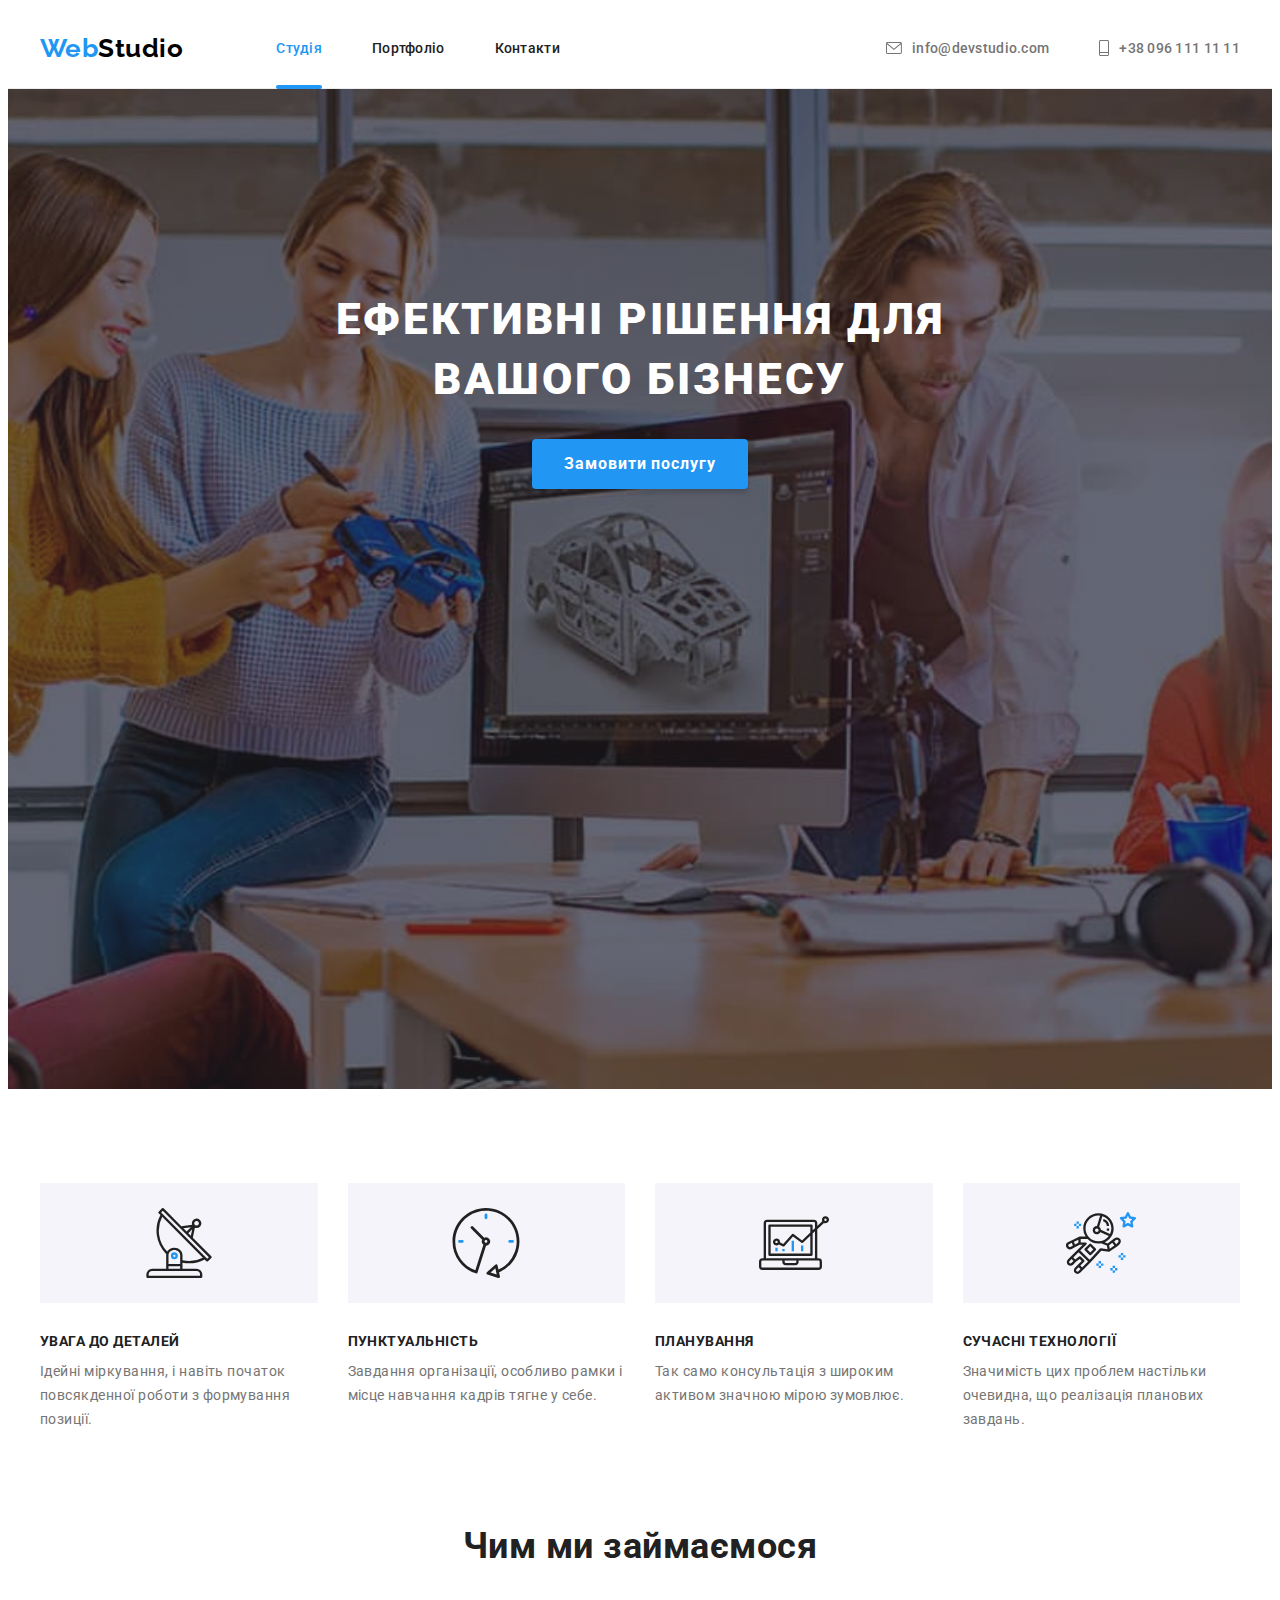
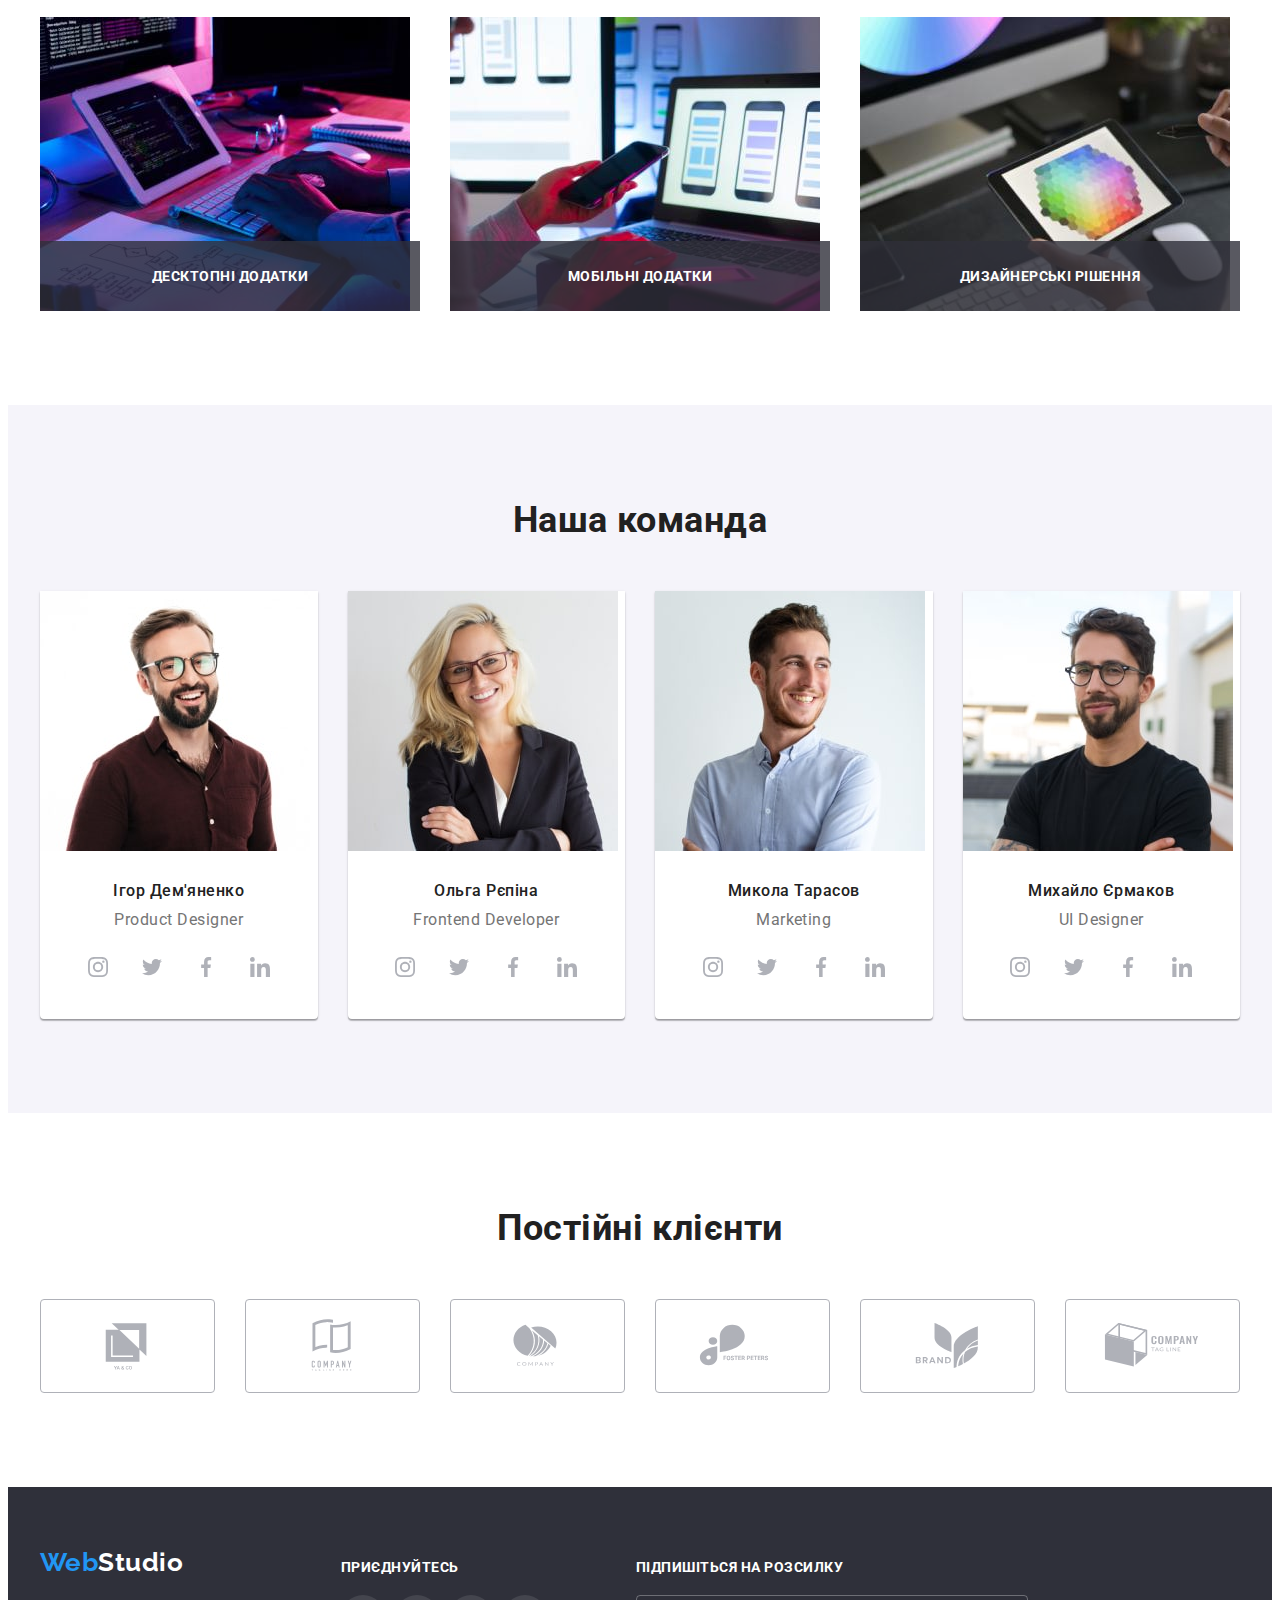
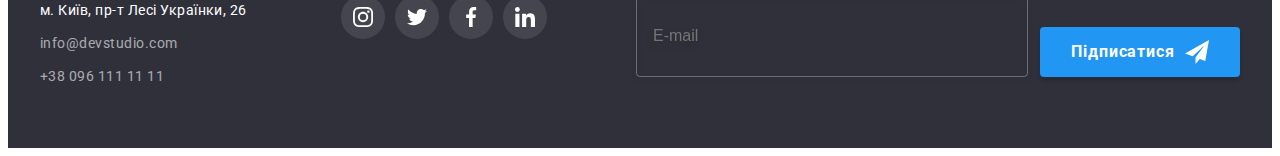
<file: index.html>
<!DOCTYPE html>
<html lang="uk">
  <head>
    <meta charset="UTF-8" />
    <meta http-equiv="X-UA-Compatible" content="IE=edge" />
    <meta name="viewport" content="width=device-width, initial-scale=1.0" />
    <meta name="description" content="The site of the company Web Studio" />
    <title>Web Studio</title>
    <!-- Fonts -->
    <link rel="preconnect" href="https://fonts.googleapis.com" />
    <link rel="preconnect" href="https://fonts.gstatic.com" crossorigin />
    <link
      href="https://fonts.googleapis.com/css2?family=Raleway:wght@700&family=Roboto:wght@400;500;700;900&display=swap"
      rel="stylesheet"
    />
    <!-- Normalize -->
    <link
      rel="stylesheet"
      href="https://cdnjs.cloudflare.com/ajax/libs/modern-normalize/1.1.0/modern-normalize.min.css"
      integrity="sha512-wpPYUAdjBVSE4KJnH1VR1HeZfpl1ub8YT/NKx4PuQ5NmX2tKuGu6U/JRp5y+Y8XG2tV+wKQpNHVUX03MfMFn9Q=="
      crossorigin="anonymous"
      referrerpolicy="no-referrer"
    />
    <!-- Styles -->
    <link rel="stylesheet" href="./css/styles.css" />
  </head>
  <body>
    <!-- Header -->
    <header class="header">
      <div class="container header-container">
        <nav class="nav">
          <a class="plink logo nav-logo" href="./index.html" lang="en">
            <span class="accentlogo">Web</span>Studio</a
          >
          <ul class="plist nav-list">
            <li><a class="plink nav-link current" href="./index.html">Студія</a></li>
            <li><a class="plink nav-link" href="./portfolio.html">Портфоліо</a></li>
            <li><a class="plink nav-link" href="">Контакти</a></li>
          </ul>
        </nav>
        <ul class="plist header-contacts-list">
          <li lang="en"
            ><a class="plink header-contacts-link" href="mailto:info@devstudio.com">
              <svg class="header-contacts-icon" width="16" height="12">
                <use href="./images/icons.svg#envelope"></use>
              </svg>
              info@devstudio.com</a
            ></li
          >
          <li
            ><a class="plink header-contacts-link" href="tel:+380961111111">
              <svg class="header-contacts-icon" width="10" height="16">
                <use href="./images/icons.svg#phone"></use>
              </svg>
              +38 096 111 11 11</a
            ></li
          >
        </ul>
      </div>
    </header>

    <!-- Main content -->
    <main>
      <!-- Hero section -->
      <section class="hero">
        <div class="overlay">
          <h1 class="hero-title">Ефективні рішення для вашого бізнесу</h1>
          <button class="main-btn hero-btn" type="button" data-modal-open>Замовити послугу</button>
        </div>
      </section>
      <!-- Переваги -->
      <section class="section advs">
        <div class="container">
          <h2 class="advs-title visually-hidden">Наші переваги</h2>
          <ul class="plist advs-list">
            <li class="advs-item">
              <div class="advs-item-header">
                <svg class="advs-item-icon" width="70" height="70">
                  <use href="./images/icons.svg#antenna"></use>
                </svg>
              </div>
              <h3 class="advs-item-title">Увага до деталей</h3>
              <p class="advs-item-text"
                >Ідейні міркування, і навіть початок повсякденної роботи з формування позиції.</p
              >
            </li>
            <li class="advs-item">
              <div class="advs-item-header">
                <svg class="advs-item-icon" width="70" height="70">
                  <use href="./images/icons.svg#clock"></use>
                </svg>
              </div>
              <h3 class="advs-item-title">Пунктуальність</h3>
              <p class="advs-item-text"
                >Завдання організації, особливо рамки і місце навчання кадрів тягне у себе.</p
              >
            </li>
            <li class="advs-item">
              <div class="advs-item-header">
                <svg class="advs-item-icon" width="70" height="70">
                  <use href="./images/icons.svg#diagram"></use>
                </svg>
              </div>
              <h3 class="advs-item-title">Планування</h3>
              <p class="advs-item-text"
                >Так само консультація з широким активом значною мірою зумовлює.</p
              >
            </li>
            <li class="advs-item">
              <div class="advs-item-header">
                <svg class="advs-item-icon" width="70" height="70">
                  <use href="./images/icons.svg#astronaut"></use>
                </svg>
              </div>
              <h3 class="advs-item-title">Сучасні технології</h3>
              <p class="advs-item-text"
                >Значимість цих проблем настільки очевидна, що реалізація планових завдань.</p
              >
            </li>
          </ul>
        </div>
      </section>
      <!-- Чим займаємось -->
      <section class="section whatdo">
        <div class="container">
          <h2 class="whatdo-title">Чим ми займаємося</h2>
          <ul class="plist whatdo-list">
            <li class="whatdo-item"
              ><img
                class="whatdo-item-img"
                src="./images/whatdo/img-1.jpg"
                alt="Створення веб-сайтів"
                width="370"
                height="294"
              />
              <div class="whatdo-item-description">
                <p>Десктопні додатки</p>
              </div>
            </li>
            <li class="whatdo-item"
              ><img
                class="whatdo-item-img"
                src="./images/whatdo/img-2.jpg"
                alt="Створення мобільних додатків"
                width="370"
                height="294"
              />
              <div class="whatdo-item-description">
                <p>Мобільні додатки</p>
              </div>
            </li>
            <li class="whatdo-item"
              ><img
                class="whatdo-item-img"
                src="./images/whatdo/img-3.jpg"
                alt="Дизайнерські рішення"
                width="370"
                height="294"
              />
              <div class="whatdo-item-description">
                <p>Дизайнерські рішення</p>
              </div>
            </li>
          </ul>
        </div>
      </section>
      <!-- Наша команда -->
      <section class="section ourteam">
        <div class="container">
          <h2 class="ourteam-title">Наша команда</h2>
          <ul class="plist ourteam-list">
            <li class="ourteam-item">
              <img
                class="ourteam-photo"
                src="./images/ourteam/img-1.jpg"
                alt="Фото Ігор Дем'яненко"
                width="270"
                height="260"
              />
              <div class="ourteam-item-container">
                <h3 class="ourteam-name">Ігор Дем'яненко</h3>
                <p class="ourteam-job" lang="en">Product Designer</p>
                <ul class="socials plist">
                  <li class="socials-item">
                    <a
                      class="socials-link plink"
                      href="https://instagram.com"
                      target="_blank"
                      rel="noopener noreferrer"
                      aria-label="Instagram"
                    >
                      <svg class="socials-icon" width="20" height="20">
                        <use href="./images/icons.svg#instagram"></use>
                      </svg>
                    </a>
                  </li>
                  <li class="socials-item">
                    <a
                      class="socials-link plink"
                      href="https://twitter.com"
                      target="_blank"
                      rel="noopener noreferrer"
                      aria-label="Twitter"
                    >
                      <svg class="socials-icon" width="20" height="20">
                        <use href="./images/icons.svg#twitter"></use>
                      </svg>
                    </a>
                  </li>
                  <li class="socials-item">
                    <a
                      class="socials-link plink"
                      href="https://facebook.com"
                      target="_blank"
                      rel="noopener noreferrer"
                      aria-label="Facebook"
                    >
                      <svg class="socials-icon" width="20" height="20">
                        <use href="./images/icons.svg#facebook"></use>
                      </svg>
                    </a>
                  </li>
                  <li class="socials-item">
                    <a
                      class="socials-link plink"
                      href="https://linkedin.com"
                      target="_blank"
                      rel="noopener noreferrer"
                      aria-label="Linkedin"
                    >
                      <svg class="socials-icon" width="20" height="20">
                        <use href="./images/icons.svg#linkedin"></use>
                      </svg>
                    </a>
                  </li>
                </ul>
              </div>
            </li>
            <li class="ourteam-item">
              <img
                class="ourteam-photo"
                src="./images/ourteam/img-2.jpg"
                alt="Фото Ольга Рєпіна"
                width="270"
                height="260"
              />
              <div class="ourteam-item-container">
                <h3 class="ourteam-name">Ольга Рєпіна</h3>
                <p class="ourteam-job" lang="en">Frontend Developer</p>
                <ul class="socials plist">
                  <li class="socials-item">
                    <a
                      class="socials-link plink"
                      href="https://instagram.com"
                      target="_blank"
                      rel="noopener noreferrer"
                      aria-label="Instagram"
                    >
                      <svg class="socials-icon" width="20" height="20">
                        <use href="./images/icons.svg#instagram"></use>
                      </svg>
                    </a>
                  </li>
                  <li class="socials-item">
                    <a
                      class="socials-link plink"
                      href="https://twitter.com"
                      target="_blank"
                      rel="noopener noreferrer"
                      aria-label="Twitter"
                    >
                      <svg class="socials-icon" width="20" height="20">
                        <use href="./images/icons.svg#twitter"></use>
                      </svg>
                    </a>
                  </li>
                  <li class="socials-item">
                    <a
                      class="socials-link plink"
                      href="https://facebook.com"
                      target="_blank"
                      rel="noopener noreferrer"
                      aria-label="Facebook"
                    >
                      <svg class="socials-icon" width="20" height="20">
                        <use href="./images/icons.svg#facebook"></use>
                      </svg>
                    </a>
                  </li>
                  <li class="socials-item">
                    <a
                      class="socials-link plink"
                      href="https://linkedin.com"
                      target="_blank"
                      rel="noopener noreferrer"
                      aria-label="Linkedin"
                    >
                      <svg class="socials-icon" width="20" height="20">
                        <use href="./images/icons.svg#linkedin"></use>
                      </svg>
                    </a>
                  </li>
                </ul>
              </div>
            </li>
            <li class="ourteam-item">
              <img
                class="ourteam-photo"
                src="./images/ourteam/img-3.jpg"
                alt="Фото Микола Тарасов"
                width="270"
                height="260"
              />
              <div class="ourteam-item-container">
                <h3 class="ourteam-name">Микола Тарасов</h3>
                <p class="ourteam-job" lang="en">Marketing</p>
                <ul class="socials plist">
                  <li class="socials-item">
                    <a
                      class="socials-link plink"
                      href="https://instagram.com"
                      target="_blank"
                      rel="noopener noreferrer"
                      aria-label="Instagram"
                    >
                      <svg class="socials-icon" width="20" height="20">
                        <use href="./images/icons.svg#instagram"></use>
                      </svg>
                    </a>
                  </li>
                  <li class="socials-item">
                    <a
                      class="socials-link plink"
                      href="https://twitter.com"
                      target="_blank"
                      rel="noopener noreferrer"
                      aria-label="Twitter"
                    >
                      <svg class="socials-icon" width="20" height="20">
                        <use href="./images/icons.svg#twitter"></use>
                      </svg>
                    </a>
                  </li>
                  <li class="socials-item">
                    <a
                      class="socials-link plink"
                      href="https://facebook.com"
                      target="_blank"
                      rel="noopener noreferrer"
                      aria-label="Facebook"
                    >
                      <svg class="socials-icon" width="20" height="20">
                        <use href="./images/icons.svg#facebook"></use>
                      </svg>
                    </a>
                  </li>
                  <li class="socials-item">
                    <a
                      class="socials-link plink"
                      href="https://linkedin.com"
                      target="_blank"
                      rel="noopener noreferrer"
                      aria-label="Linkedin"
                    >
                      <svg class="socials-icon" width="20" height="20">
                        <use href="./images/icons.svg#linkedin"></use>
                      </svg>
                    </a>
                  </li>
                </ul>
              </div>
            </li>
            <li class="ourteam-item">
              <img
                class="ourteam-photo"
                src="./images/ourteam/img-4.jpg"
                alt="Фото Михайло Єрмаков"
                width="270"
                height="260"
              />
              <div class="ourteam-item-container">
                <h3 class="ourteam-name">Михайло Єрмаков</h3>
                <p class="ourteam-job" lang="en">UI Designer</p>
                <ul class="socials plist">
                  <li class="socials-item">
                    <a
                      class="socials-link plink"
                      href="https://instagram.com"
                      target="_blank"
                      rel="noopener noreferrer"
                      aria-label="Instagram"
                    >
                      <svg class="socials-icon" width="20" height="20">
                        <use href="./images/icons.svg#instagram"></use>
                      </svg>
                    </a>
                  </li>
                  <li class="socials-item">
                    <a
                      class="socials-link plink"
                      href="https://twitter.com"
                      target="_blank"
                      rel="noopener noreferrer"
                      aria-label="Twitter"
                    >
                      <svg class="socials-icon" width="20" height="20">
                        <use href="./images/icons.svg#twitter"></use>
                      </svg>
                    </a>
                  </li>
                  <li class="socials-item">
                    <a
                      class="socials-link plink"
                      href="https://facebook.com"
                      target="_blank"
                      rel="noopener noreferrer"
                      aria-label="Facebook"
                    >
                      <svg class="socials-icon" width="20" height="20">
                        <use href="./images/icons.svg#facebook"></use>
                      </svg>
                    </a>
                  </li>
                  <li class="socials-item">
                    <a
                      class="socials-link plink"
                      href="https://linkedin.com"
                      target="_blank"
                      rel="noopener noreferrer"
                      aria-label="Linkedin"
                    >
                      <svg class="socials-icon" width="20" height="20">
                        <use href="./images/icons.svg#linkedin"></use>
                      </svg>
                    </a>
                  </li>
                </ul>
              </div>
            </li>
          </ul>
        </div>
      </section>
      <!-- Постійні клієнти -->
      <section class="section clients">
        <div class="container">
          <h2 class="clients-title">Постійні клієнти</h2>
          <ul class="plist clients-list">
            <li class="clients-item">
              <a class="clients-link plink" href="#" target="_blank" rel="noopener noreferrer">
                <svg class="clients-logo" width="106" height="60">
                  <use href="./images/icons.svg#logo-1"></use>
                </svg>
              </a>
            </li>
            <li class="clients-item">
              <a class="clients-link plink" href="#" target="_blank" rel="noopener noreferrer">
                <svg class="clients-logo" width="106" height="60">
                  <use href="./images/icons.svg#logo-2"></use>
                </svg>
              </a>
            </li>
            <li class="clients-item">
              <a class="clients-link plink" href="#" target="_blank" rel="noopener noreferrer">
                <svg class="clients-logo" width="106" height="60">
                  <use href="./images/icons.svg#logo-3"></use>
                </svg>
              </a>
            </li>
            <li class="clients-item">
              <a class="clients-link plink" href="#" target="_blank" rel="noopener noreferrer">
                <svg class="clients-logo" width="106" height="60">
                  <use href="./images/icons.svg#logo-4"></use>
                </svg>
              </a>
            </li>
            <li class="clients-item">
              <a class="clients-link plink" href="#" target="_blank" rel="noopener noreferrer">
                <svg class="clients-logo" width="106" height="60">
                  <use href="./images/icons.svg#logo-5"></use>
                </svg>
              </a>
            </li>
            <li class="clients-item">
              <a class="clients-link plink" href="#" target="_blank" rel="noopener noreferrer">
                <svg class="clients-logo" width="106" height="60">
                  <use href="./images/icons.svg#logo-6"></use>
                </svg>
              </a>
            </li>
          </ul>
        </div>
      </section>
    </main>

    <!-- Footer -->
    <footer class="footer">
      <div class="container">
        <div class="footer-contacts">
          <a class="plink logo footer-logo" href="./index.html" lang="en">
            <span class="accentlogo">Web</span>Studio</a
          >
          <address class="address">
            <ul class="plist footer-contacts-list">
              <li>
                <a
                  class="plink footer-contacts-link geoaddr"
                  href="https://goo.gl/maps/AcqfuWZzsQ2Tnh1x8"
                  target="_blank"
                  rel="noopener noreferrer"
                >
                  м. Київ, пр-т Лесі Українки, 26
                </a>
              </li>
              <li lang="en"
                ><a class="plink footer-contacts-link" href="mailto:info@devstudio.com"
                  >info@devstudio.com</a
                ></li
              >
              <li
                ><a class="plink footer-contacts-link" href="tel:+380961111111"
                  >+38 096 111 11 11</a
                ></li
              >
            </ul>
          </address>
        </div>
        <div class="footer-socials">
          <p class="footer-socials-title">Приєднуйтесь</p>
          <ul class="socials plist">
            <li class="socials-item">
              <a
                class="socials-link plink"
                href="https://instagram.com"
                target="_blank"
                rel="noopener noreferrer"
                aria-label="Instagram"
              >
                <svg class="socials-icon" width="20" height="20">
                  <use href="./images/icons.svg#instagram"></use>
                </svg>
              </a>
            </li>
            <li class="socials-item">
              <a
                class="socials-link plink"
                href="https://twitter.com"
                target="_blank"
                rel="noopener noreferrer"
                aria-label="Twitter"
              >
                <svg class="socials-icon" width="20" height="20">
                  <use href="./images/icons.svg#twitter"></use>
                </svg>
              </a>
            </li>
            <li class="socials-item">
              <a
                class="socials-link plink"
                href="https://facebook.com"
                target="_blank"
                rel="noopener noreferrer"
                aria-label="Facebook"
              >
                <svg class="socials-icon" width="20" height="20">
                  <use href="./images/icons.svg#facebook"></use>
                </svg>
              </a>
            </li>
            <li class="socials-item">
              <a
                class="socials-link plink"
                href="https://linkedin.com"
                target="_blank"
                rel="noopener noreferrer"
                aria-label="Linkedin"
              >
                <svg class="socials-icon" width="20" height="20">
                  <use href="./images/icons.svg#linkedin"></use>
                </svg>
              </a>
            </li>
          </ul>
        </div>
        <div class="footer-form">
          <form class="signform" name="signform" autocomplete="off">
            <label class="signform-field">
              <span class="signform-label">Підпишіться на розсилку</span>
              <input
                type="email"
                class="signform-input"
                name="signform-email"
                placeholder="E-mail"
                required
              />
            </label>
            <button class="main-btn signform-btn" type="submit">
              <span>Підписатися</span>
              <svg class="signform-icon" width="24" height="24">
                <use href="./images/icons.svg#form-sign-send"></use>
              </svg>
            </button>
          </form>
        </div>
      </div>
    </footer>

    <!-- Modal window -->
    <div class="backdrop is-hidden" data-modal>
      <div class="modal">
        <button class="modal-btn-close" type="button" data-modal-close>
          <svg class="modal-close-icon" width="18" height="18">
            <use href="./images/icons.svg#close"></use>
          </svg>
        </button>
        <form class="regform" name="regform" autocomplete="off">
          <strong class="regform-title">Залиште свої дані, ми вам передзвонимо</strong>
          <div class="regform-group" role="group">
            <label class="regform-field">
              <span class="regform-label">Ім'я</span>
              <span class="regform-input-wrap">
                <input
                  type="text"
                  class="regform-input"
                  name="regform-name"
                  placeholder="&nbsp;"
                  minlength="3"
                  required
                />
                <svg class="regform-icon" width="18" height="18">
                  <use href="./images/icons.svg#form-person"></use>
                </svg>
              </span>
            </label>
            <label class="regform-field">
              <span class="regform-label">Телефон</span>
              <span class="regform-input-wrap">
                <input
                  type="tel"
                  class="regform-input"
                  name="regform-tel"
                  placeholder="&nbsp;"
                  required
                />
                <svg class="regform-icon" width="18" height="18">
                  <use href="./images/icons.svg#form-phone"></use>
                </svg>
              </span>
            </label>
            <label class="regform-field">
              <span class="regform-label">Пошта</span>
              <span class="regform-input-wrap">
                <input
                  type="email"
                  class="regform-input"
                  name="regform-email"
                  placeholder="&nbsp;"
                  required
                />
                <svg class="regform-icon" width="18" height="18">
                  <use href="./images/icons.svg#form-email"></use>
                </svg>
              </span>
            </label>
            <label class="regform-field">
              <span class="regform-label">Коментар</span>
              <textarea
                class="regform-input regform-comment"
                name="regform-comment"
                placeholder="Введіть текст"
              ></textarea>
            </label>
          </div>
          <label class="regform-agreement">
            <input type="checkbox" class="regform-check visually-hidden" name="regform-check" />
            <svg class="regform-check-icon" width="16" height="15">
              <use class="regform-icon-unchecked" href="./images/icons.svg#form-unchecked"></use>
              <use class="regform-icon-checked" href="./images/icons.svg#form-checked"></use>
            </svg>
            <span class="regform-check-label"
              >Погоджуюся з розсилкою та приймаю
              <a class="regform-check-link" href="" target="_blank" rel="noopener noreferrer"
                >Умови договору</a
              >
            </span>
          </label>
          <button class="main-btn regform-btn" type="submit">Відправити</button>
        </form>
      </div>
    </div>

    <script src="./js/modal.js"></script>
  </body>
</html>
</file>
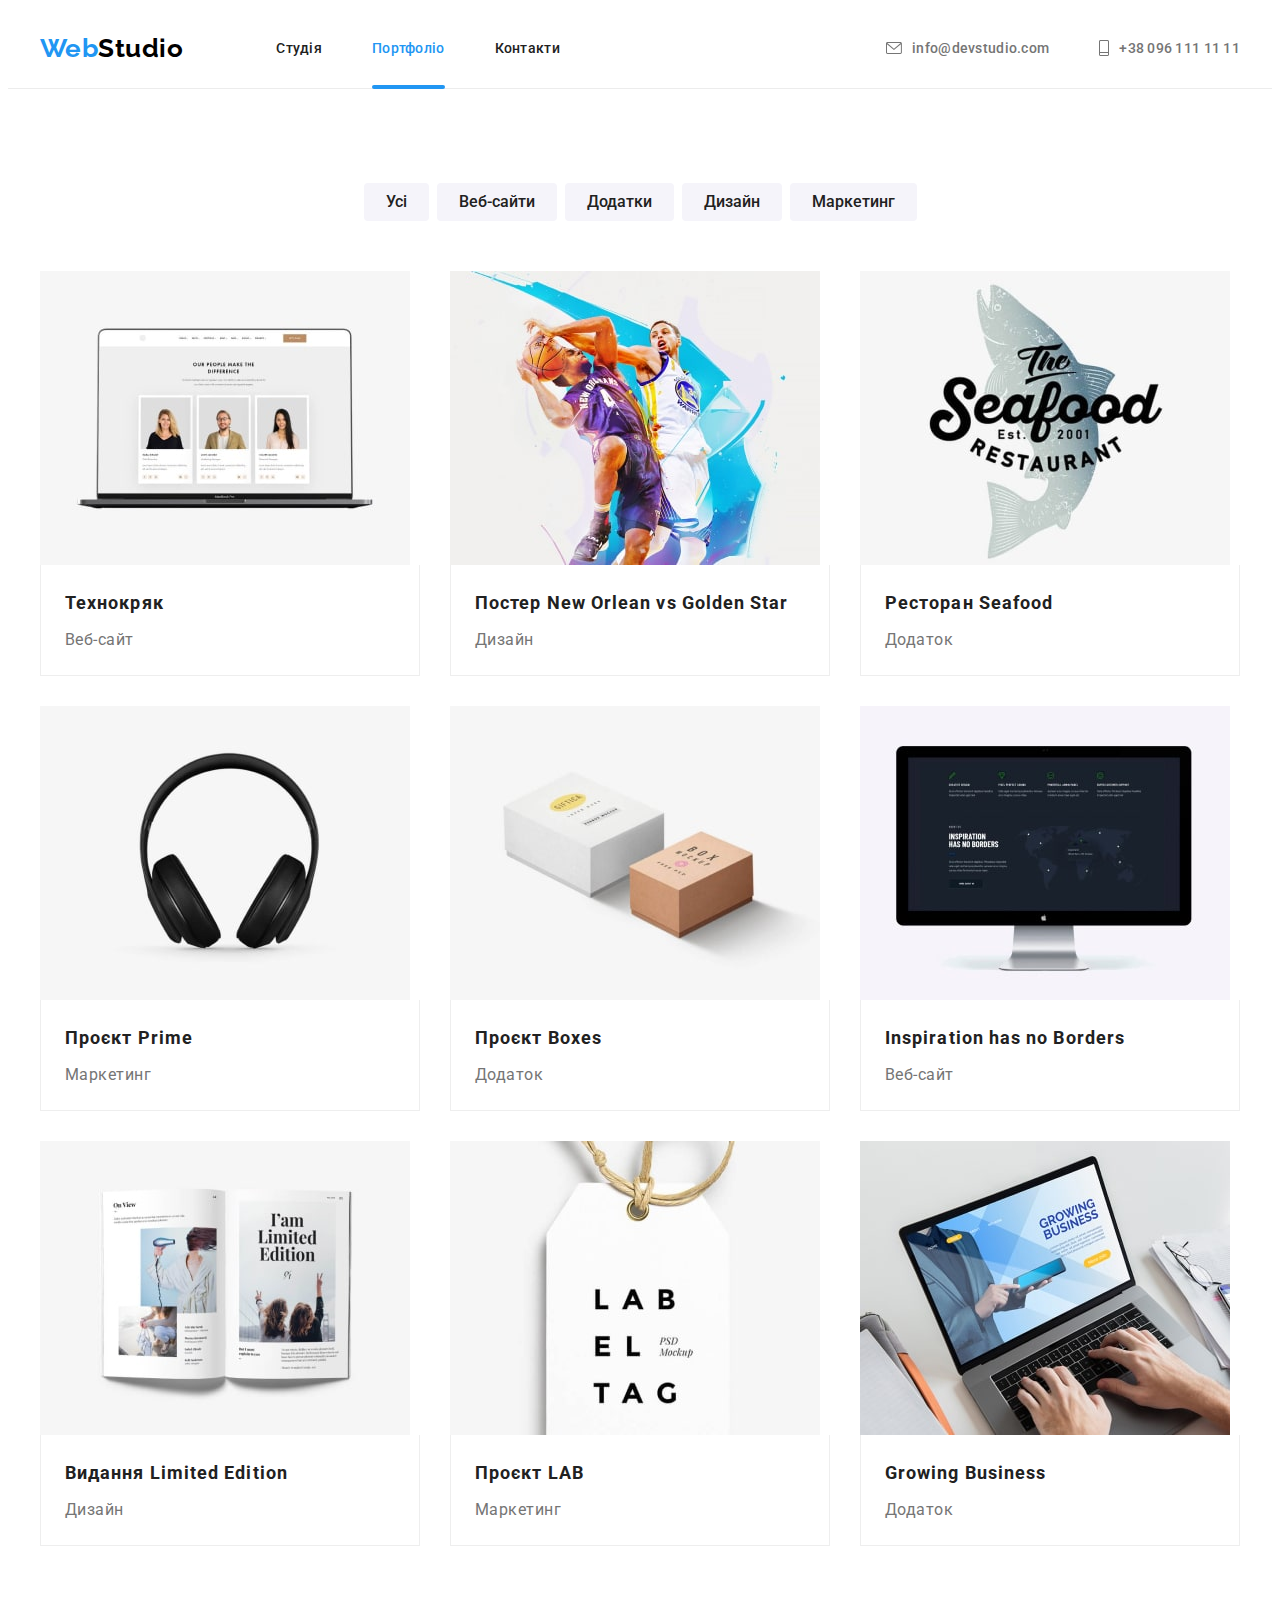
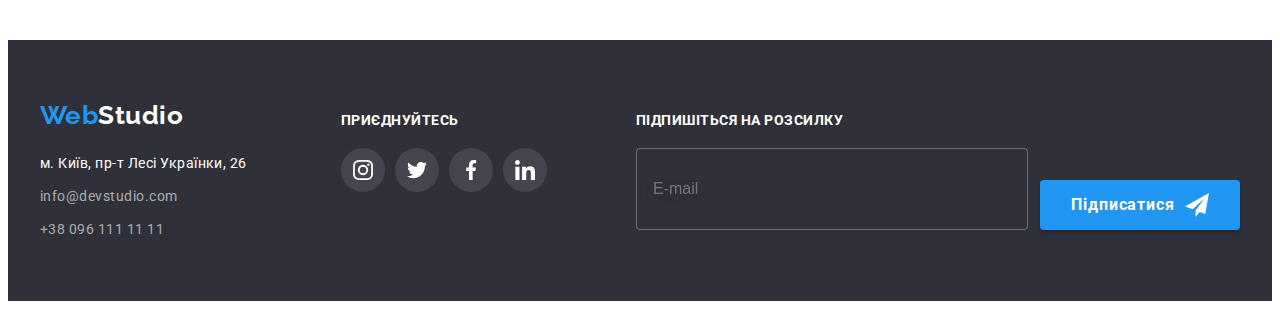
<file: portfolio.html>
<!DOCTYPE html>
<html lang="uk">
  <head>
    <meta charset="UTF-8" />
    <meta http-equiv="X-UA-Compatible" content="IE=edge" />
    <meta name="viewport" content="width=device-width, initial-scale=1.0" />
    <meta name="description" content="Portfolio of the company Web Studio" />
    <title>Web Studio Portfolio</title>
    <!-- Fonts -->
    <link rel="preconnect" href="https://fonts.googleapis.com" />
    <link rel="preconnect" href="https://fonts.gstatic.com" crossorigin />
    <link
      href="https://fonts.googleapis.com/css2?family=Raleway:wght@700&family=Roboto:wght@400;500;700;900&display=swap"
      rel="stylesheet"
    />
    <!-- Normalize -->
    <link
      rel="stylesheet"
      href="https://cdnjs.cloudflare.com/ajax/libs/modern-normalize/1.1.0/modern-normalize.min.css"
      integrity="sha512-wpPYUAdjBVSE4KJnH1VR1HeZfpl1ub8YT/NKx4PuQ5NmX2tKuGu6U/JRp5y+Y8XG2tV+wKQpNHVUX03MfMFn9Q=="
      crossorigin="anonymous"
      referrerpolicy="no-referrer"
    />
    <!-- Styles -->
    <link rel="stylesheet" href="./css/styles.css" />
  </head>
  <body>
    <!-- Header -->
    <header class="header">
      <div class="container header-container">
        <nav class="nav">
          <a class="plink logo nav-logo" href="./index.html" lang="en">
            <span class="accentlogo">Web</span>Studio</a
          >
          <ul class="plist nav-list">
            <li><a class="plink nav-link" href="./index.html">Студія</a></li>
            <li><a class="plink nav-link current" href="./portfolio.html">Портфоліо</a></li>
            <li><a class="plink nav-link" href="">Контакти</a></li>
          </ul>
        </nav>
        <ul class="plist header-contacts-list">
          <li lang="en"
            ><a class="plink header-contacts-link" href="mailto:info@devstudio.com">
              <svg class="header-contacts-icon" width="16" height="12">
                <use href="./images/icons.svg#envelope"></use>
              </svg>
              info@devstudio.com</a
            ></li
          >
          <li
            ><a class="plink header-contacts-link" href="tel:+380961111111">
              <svg class="header-contacts-icon" width="10" height="16">
                <use href="./images/icons.svg#phone"></use>
              </svg>
              +38 096 111 11 11</a
            ></li
          >
        </ul>
      </div>
    </header>

    <!-- Main content -->
    <main>
      <section class="section portfolio">
        <div class="container">
          <h1 class="portfolio-title visually-hidden">Наше портфоліо</h1>

          <ul class="plist portfolio-filter-list">
            <li><button class="portfolio-filter-btn" type="button">Усі</button></li>
            <li><button class="portfolio-filter-btn" type="button">Веб-сайти</button></li>
            <li><button class="portfolio-filter-btn" type="button">Додатки</button></li>
            <li><button class="portfolio-filter-btn" type="button">Дизайн</button></li>
            <li><button class="portfolio-filter-btn" type="button">Маркетинг</button></li>
          </ul>

          <ul class="plist portfolio-list">
            <li class="portfolio-item">
              <a class="plink portfolio-link" href="">
                <div class="portfolio-thumb">
                  <img
                    class="portfolio-img"
                    src="./images/portfolio/img-1.jpg"
                    alt="Зображення Технокряк"
                    width="370"
                    height="294"
                  />
                  <div class="portfolio-overlay">
                    <p
                      >Ресурс пропонує комплексні пропозиції з різним рівнем функціоналу та
                      сервісів. Все це дозволить відвідувачу отримати вичерпні відомості про
                      компанію чи приватну особу.</p
                    >
                  </div>
                </div>
                <div class="portfolio-item-container">
                  <h2 class="portfolio-title">Технокряк</h2>
                  <p class="portfolio-type">Веб-сайт</p>
                </div>
              </a>
            </li>
            <li class="portfolio-item">
              <a class="plink portfolio-link" href="">
                <div class="portfolio-thumb">
                  <img
                    class="portfolio-img"
                    src="./images/portfolio/img-2.jpg"
                    alt="Зображення Постер Нью-Орлеан"
                    width="370"
                    height="294"
                  />
                  <div class="portfolio-overlay">
                    <p
                      >Ресурс пропонує комплексні пропозиції з різним рівнем функціоналу та
                      сервісів. Все це дозволить відвідувачу отримати вичерпні відомості про
                      компанію чи приватну особу.</p
                    >
                  </div>
                </div>
                <div class="portfolio-item-container">
                  <h2 class="portfolio-title"
                    >Постер <span lang="en">New Orlean vs Golden Star</span></h2
                  >
                  <p class="portfolio-type">Дизайн</p>
                </div>
              </a>
            </li>
            <li class="portfolio-item">
              <a class="plink portfolio-link" href="">
                <div class="portfolio-thumb">
                  <img
                    class="portfolio-img"
                    src="./images/portfolio/img-3.jpg"
                    alt="Зображення Ресторан Seafood"
                    width="370"
                    height="294"
                  />
                  <div class="portfolio-overlay">
                    <p
                      >Ресурс пропонує комплексні пропозиції з різним рівнем функціоналу та
                      сервісів. Все це дозволить відвідувачу отримати вичерпні відомості про
                      компанію чи приватну особу.</p
                    >
                  </div>
                </div>
                <div class="portfolio-item-container">
                  <h2 class="portfolio-title">Ресторан <span lang="en">Seafood</span></h2>
                  <p class="portfolio-type">Додаток</p>
                </div>
              </a>
            </li>
            <li class="portfolio-item">
              <a class="plink portfolio-link" href="">
                <div class="portfolio-thumb">
                  <img
                    class="portfolio-img"
                    src="./images/portfolio/img-4.jpg"
                    alt="Зображення Проєкт Prime"
                    width="370"
                    height="294"
                  />
                  <div class="portfolio-overlay">
                    <p
                      >Ресурс пропонує комплексні пропозиції з різним рівнем функціоналу та
                      сервісів. Все це дозволить відвідувачу отримати вичерпні відомості про
                      компанію чи приватну особу.</p
                    >
                  </div>
                </div>
                <div class="portfolio-item-container">
                  <h2 class="portfolio-title">Проєкт <span lang="en">Prime</span></h2>
                  <p class="portfolio-type">Маркетинг</p>
                </div>
              </a>
            </li>
            <li class="portfolio-item">
              <a class="plink portfolio-link" href="">
                <div class="portfolio-thumb">
                  <img
                    class="portfolio-img"
                    src="./images/portfolio/img-5.jpg"
                    alt="Зображення Проєкт Boxes"
                    width="370"
                    height="294"
                  />
                  <div class="portfolio-overlay">
                    <p
                      >Ресурс пропонує комплексні пропозиції з різним рівнем функціоналу та
                      сервісів. Все це дозволить відвідувачу отримати вичерпні відомості про
                      компанію чи приватну особу.</p
                    >
                  </div>
                </div>
                <div class="portfolio-item-container">
                  <h2 class="portfolio-title">Проєкт <span lang="en">Boxes</span></h2>
                  <p class="portfolio-type">Додаток</p>
                </div>
              </a>
            </li>
            <li class="portfolio-item">
              <a class="plink portfolio-link" href="">
                <div class="portfolio-thumb">
                  <img
                    class="portfolio-img"
                    src="./images/portfolio/img-6.jpg"
                    alt="Зображення Inspiration"
                    width="370"
                    height="294"
                  />
                  <div class="portfolio-overlay">
                    <p
                      >Ресурс пропонує комплексні пропозиції з різним рівнем функціоналу та
                      сервісів. Все це дозволить відвідувачу отримати вичерпні відомості про
                      компанію чи приватну особу.</p
                    >
                  </div>
                </div>
                <div class="portfolio-item-container">
                  <h2 class="portfolio-title" lang="en">Inspiration has no Borders</h2>
                  <p class="portfolio-type">Веб-сайт</p>
                </div>
              </a>
            </li>
            <li class="portfolio-item">
              <a class="plink portfolio-link" href="">
                <div class="portfolio-thumb">
                  <img
                    class="portfolio-img"
                    src="./images/portfolio/img-7.jpg"
                    alt="Зображення Видання Limited Edition"
                    width="370"
                    height="294"
                  />
                  <div class="portfolio-overlay">
                    <p
                      >Ресурс пропонує комплексні пропозиції з різним рівнем функціоналу та
                      сервісів. Все це дозволить відвідувачу отримати вичерпні відомості про
                      компанію чи приватну особу.</p
                    >
                  </div>
                </div>
                <div class="portfolio-item-container">
                  <h2 class="portfolio-title">Видання <span lang="en">Limited Edition</span></h2>
                  <p class="portfolio-type">Дизайн</p>
                </div>
              </a>
            </li>
            <li class="portfolio-item">
              <a class="plink portfolio-link" href="">
                <div class="portfolio-thumb">
                  <img
                    class="portfolio-img"
                    src="./images/portfolio/img-8.jpg"
                    alt="Зображення Проєкт LAB"
                    width="370"
                    height="294"
                  />
                  <div class="portfolio-overlay">
                    <p
                      >Ресурс пропонує комплексні пропозиції з різним рівнем функціоналу та
                      сервісів. Все це дозволить відвідувачу отримати вичерпні відомості про
                      компанію чи приватну особу.</p
                    >
                  </div>
                </div>
                <div class="portfolio-item-container">
                  <h2 class="portfolio-title">Проєкт <span lang="en">LAB</span></h2>
                  <p class="portfolio-type">Маркетинг</p>
                </div>
              </a>
            </li>
            <li class="portfolio-item">
              <a class="plink portfolio-link" href="">
                <div class="portfolio-thumb">
                  <img
                    class="portfolio-img"
                    src="./images/portfolio/img-9.jpg"
                    alt="Зображення Growing Business"
                    width="370"
                    height="294"
                  />
                  <div class="portfolio-overlay">
                    <p
                      >Ресурс пропонує комплексні пропозиції з різним рівнем функціоналу та
                      сервісів. Все це дозволить відвідувачу отримати вичерпні відомості про
                      компанію чи приватну особу.</p
                    >
                  </div>
                </div>
                <div class="portfolio-item-container">
                  <h2 class="portfolio-title" lang="en">Growing Business</h2>
                  <p class="portfolio-type">Додаток</p>
                </div>
              </a>
            </li>
          </ul>
        </div>
      </section>
    </main>

    <!-- Footer -->
    <footer class="footer">
      <div class="container">
        <div class="footer-contacts">
          <a class="plink logo footer-logo" href="./index.html" lang="en">
            <span class="accentlogo">Web</span>Studio</a
          >
          <address class="address">
            <ul class="plist footer-contacts-list">
              <li>
                <a
                  class="plink footer-contacts-link geoaddr"
                  href="https://goo.gl/maps/AcqfuWZzsQ2Tnh1x8"
                  target="_blank"
                  rel="noopener noreferrer"
                >
                  м. Київ, пр-т Лесі Українки, 26
                </a>
              </li>
              <li lang="en"
                ><a class="plink footer-contacts-link" href="mailto:info@devstudio.com"
                  >info@devstudio.com</a
                ></li
              >
              <li
                ><a class="plink footer-contacts-link" href="tel:+380961111111"
                  >+38 096 111 11 11</a
                ></li
              >
            </ul>
          </address>
        </div>
        <div class="footer-socials">
          <p class="footer-socials-title">Приєднуйтесь</p>
          <ul class="socials plist">
            <li class="socials-item">
              <a
                class="socials-link plink"
                href="https://instagram.com"
                target="_blank"
                rel="noopener noreferrer"
                aria-label="Instagram"
              >
                <svg class="socials-icon" width="20" height="20">
                  <use href="./images/icons.svg#instagram"></use>
                </svg>
              </a>
            </li>
            <li class="socials-item">
              <a
                class="socials-link plink"
                href="https://twitter.com"
                target="_blank"
                rel="noopener noreferrer"
                aria-label="Twitter"
              >
                <svg class="socials-icon" width="20" height="20">
                  <use href="./images/icons.svg#twitter"></use>
                </svg>
              </a>
            </li>
            <li class="socials-item">
              <a
                class="socials-link plink"
                href="https://facebook.com"
                target="_blank"
                rel="noopener noreferrer"
                aria-label="Facebook"
              >
                <svg class="socials-icon" width="20" height="20">
                  <use href="./images/icons.svg#facebook"></use>
                </svg>
              </a>
            </li>
            <li class="socials-item">
              <a
                class="socials-link plink"
                href="https://linkedin.com"
                target="_blank"
                rel="noopener noreferrer"
                aria-label="Linkedin"
              >
                <svg class="socials-icon" width="20" height="20">
                  <use href="./images/icons.svg#linkedin"></use>
                </svg>
              </a>
            </li>
          </ul>
        </div>
        <div class="footer-form">
          <form class="signform" name="signform" autocomplete="off">
            <label class="signform-field">
              <span class="signform-label">Підпишіться на розсилку</span>
              <input
                type="email"
                class="signform-input"
                name="signform-email"
                placeholder="E-mail"
                required
              />
            </label>
            <button class="main-btn signform-btn" type="submit">
              <span>Підписатися</span>
              <svg class="signform-icon" width="24" height="24">
                <use href="./images/icons.svg#form-sign-send"></use>
              </svg>
            </button>
          </form>
        </div>
      </div>
    </footer>
  </body>
</html>
</file>
<file: css/styles.css>
:root {
  /* Colors */
  --main-text-color: #757575;
  --inverse-text-color: #ffffff;
  --title-text-color: #212121;
  --logo-color: #000000;
  --header-line-color: #ececec;
  --footer-mail-tel-color: rgba(255, 255, 255, 0.6);
  --main-bg-color: #ffffff;
  --inverse-bg-color: #2f303a;
  --grey-bg-color: #f5f4fa;
  --accent-color: #2196f3;
  --icons-main-color: #afb1b8;
  /* Fonts */
  --main-font: 'Roboto', sans-serif;
  --logo-font: 'Raleway', sans-serif;

  --transition-method: 250ms cubic-bezier(0.4, 0, 0.2, 1);
}

body {
  color: var(--main-text-color);
  background-color: var(--main-bg-color);

  font-family: var(--main-font);
  letter-spacing: 0.03em;
}

/* Reset */

h1,
h2,
h3,
h4,
h5,
h6,
p {
  margin: 0;
}

/* Hidden elements */

.visually-hidden {
  position: absolute;
  width: 1px;
  height: 1px;
  margin: -1px;
  border: 0;
  padding: 0;
  white-space: nowrap;
  clip-path: inset(100%);
  clip: rect(0 0 0 0);
  overflow: hidden;
}

/* Container */

.container {
  width: 1200px;
  padding-left: 15px;
  padding-right: 15px;
  margin-left: auto;
  margin-right: auto;
}

/* All sections */

.section {
  padding-top: 94px;
  padding-bottom: 94px;
}

/* Images */

img {
  display: block;
  max-width: 100%;
  height: auto;
}

/* Plain link */

.plink {
  text-decoration: none;
  color: currentColor;
}

/* Plain list */

.plist {
  list-style: none;
  margin: 0;
  padding: 0;
}

.main-btn {
  min-height: 50px;
  font-family: inherit;
  font-weight: 700;
  font-size: 16px;
  line-height: calc(30 / 16);
  letter-spacing: 0.06em;
  color: var(--inverse-text-color);
  background-color: var(--accent-color);
  cursor: pointer;
  border: 0;
  border-radius: 4px;
  box-shadow: 0px 4px 4px rgba(0, 0, 0, 0.15);
  transition: background-color var(--transition-method);
}

.main-btn:hover,
.main-btn:focus {
  background-color: #188ce8;
}

/* Header */

.header {
  border-bottom: 1px solid var(--header-line-color);
}

.header-container {
  display: flex;
}

.nav,
.nav-list,
.header-contacts-list {
  display: flex;
  align-items: center;
}

.nav-list,
.header-contacts-list {
  gap: 50px;
}

/* Logo */

.logo {
  font-family: var(--logo-font);
  font-weight: 700;
  font-size: 26px;
  line-height: calc(31 / 26);
}

.nav-logo {
  margin-right: 93px;
  padding-top: 24px;
  padding-bottom: 24px;

  color: var(--logo-color);
}

.footer-logo {
  color: var(--inverse-text-color);
}

.accentlogo {
  color: var(--accent-color);
}

/* Navigation */

.nav-link,
.header-contacts-link {
  display: block;

  padding-top: 32px;
  padding-bottom: 32px;

  font-weight: 500;
  font-size: 14px;
  line-height: calc(16 / 14);
  letter-spacing: 0.02em;
}

.nav-link {
  position: relative;
  color: var(--title-text-color);
}

/* Accent color for links */

.nav-link,
.header-contacts-link,
.footer-contacts-link {
  transition: color var(--transition-method);
}

.nav-link.current,
.nav-link:hover,
.nav-link:focus,
.header-contacts-link:hover,
.header-contacts-link:focus,
.footer-contacts-link:hover,
.footer-contacts-link:focus {
  color: var(--accent-color);
}

.nav-link.current::after {
  content: '';
  position: absolute;
  left: 0;
  bottom: -1px;

  display: inline-block;
  width: 100%;
  height: 4px;
  background-color: var(--accent-color);
  border-radius: 2px;
}

.header-contacts-list {
  margin-left: auto;
}

.header-contacts-link {
  display: flex;
  justify-content: center;
  align-items: center;
  gap: 10px;
  color: var(--main-text-color);
}

.header-contacts-icon {
  /* stroke: currentColor; */
  fill: currentColor;
}

/* -------------------- */
/* Стили для index.html */
/* -------------------- */

/* Section Hero */

.hero {
  color: var(--inverse-text-color);
  background-color: var(--inverse-bg-color);
}

.overlay {
  max-width: 1600px;
  height: 600px;
  margin-left: auto;
  margin-right: auto;
  padding-top: 200px;
  padding-bottom: 200px;
  text-align: center;
  background-image: linear-gradient(to right, rgba(47, 48, 58, 0.4), rgba(47, 48, 58, 0.4)),
    url('../images/hero.jpg');
  background-repeat: no-repeat;
  background-size: cover;
  background-position: center;
}

.hero-title {
  width: 696px;
  margin-left: auto;
  margin-right: auto;
  margin-bottom: 30px;
  font-weight: 900;
  font-size: 44px;
  line-height: calc(60 / 44);
  letter-spacing: 0.06em;
  text-transform: uppercase;
}

.hero-btn {
  width: 216px;
}

/* Section Advs */

.section.advs {
  padding-bottom: 0;
}

.advs-list {
  display: flex;
  gap: 30px;
}

.advs-item {
  flex-basis: calc((100% - 30px * 3) / 4);
}

.advs-item-header {
  height: 120px;
  margin-bottom: 30px;
  display: flex;
  justify-content: center;
  align-items: center;
  background-color: var(--grey-bg-color);
}

.advs-item-title {
  margin-bottom: 10px;
  font-weight: 700;
  font-size: 14px;
  line-height: calc(16 / 14);
  text-transform: uppercase;
  color: var(--title-text-color);
}

.advs-item-text {
  font-size: 14px;
  line-height: calc(24 / 14);
}

/* Section WhatDo */

.whatdo-title,
.ourteam-title,
.clients-title {
  margin-bottom: 50px;
  font-weight: 700;
  font-size: 36px;
  line-height: calc(42 / 36);
  text-align: center;
  color: var(--title-text-color);
}

.whatdo-list {
  display: flex;
  gap: 30px;
  justify-content: center;
}

.whatdo-item {
  position: relative;
  flex-basis: calc((100% - 30px * 2) / 3);
}

.whatdo-item-description {
  position: absolute;
  left: 0;
  bottom: 0;
  width: 100%;
  height: 70px;
  display: flex;
  align-items: center;
  justify-content: center;

  font-weight: 700;
  font-size: 14px;
  line-height: calc(16 / 14);
  text-align: center;
  text-transform: uppercase;

  color: var(--inverse-text-color);
  background-color: rgba(47, 48, 58, 0.8);
}

/* Section OurTeam */

.ourteam {
  background-color: var(--grey-bg-color);
}

.ourteam-list {
  display: flex;
  gap: 30px;
}

.ourteam-item {
  flex-basis: calc((100% - 30px * 3) / 4);
  background-color: var(--main-bg-color);
  text-align: center;
  box-shadow: 0px 1px 3px rgba(0, 0, 0, 0.12), 0px 1px 1px rgba(0, 0, 0, 0.14),
    0px 2px 1px rgba(0, 0, 0, 0.2);
  border-radius: 0px 0px 4px 4px;
}

.ourteam-item-container {
  padding: 30px 0;
}

.ourteam-name {
  margin-bottom: 10px;
  font-weight: 500;
  font-size: 16px;
  line-height: calc(19 / 16);
  color: var(--title-text-color);
}

.ourteam-job {
  font-size: 16px;
  line-height: calc(19 / 16);
  margin-bottom: 16px;
}

.socials {
  display: flex;
  gap: 10px;
  justify-content: center;
  align-items: center;
}

.socials-link {
  display: flex;
  justify-content: center;
  align-items: center;
  width: 44px;
  height: 44px;
  color: var(--icons-main-color);
  background-color: var(--main-bg-color);
  border-radius: 50%;

  transition: color var(--transition-method), background-color var(--transition-method);
}

.socials-link:hover,
.socials-link:focus {
  color: var(--main-bg-color);
  background-color: var(--accent-color);
}

.socials-icon {
  fill: currentColor;
}

/* Section Clients */

.clients-list {
  display: flex;
  gap: 30px;
}

.clients-item {
  flex-basis: calc((100% - 30px * 5) / 6);
}

.clients-link {
  display: flex;
  justify-content: center;
  align-items: center;
  height: 92px;
  color: var(--icons-main-color);
  background-color: var(--main-bg-color);
  border: 1px solid currentColor;
  border-radius: 4px;

  transition: color var(--transition-method);
}

.clients-link:hover,
.clients-link:focus {
  color: var(--accent-color);
}

.clients-logo {
  fill: currentColor;
}

/* Footer */

.footer {
  padding-top: 60px;
  padding-bottom: 60px;
  background-color: var(--inverse-bg-color);
}

.footer > .container {
  display: flex;
}

.footer-contacts {
  margin-right: 70px;
  min-width: 231px;
}

.footer-socials {
  padding-top: 12px;
}

.footer-form {
  padding-top: 12px;
  margin-left: auto;
}

.address {
  margin-top: 20px;
  font-style: inherit;
  font-size: 14px;
  line-height: calc(24 / 14);
  color: var(--footer-mail-tel-color);
}

.geoaddr {
  color: var(--inverse-text-color);
}

.footer-contacts-list > :not(:last-child) {
  margin-bottom: 9px;
}

.footer-socials-title,
.signform-label {
  margin-bottom: 20px;
  font-weight: 700;
  font-size: 14px;
  line-height: calc(16 / 14);
  text-transform: uppercase;
  color: var(--inverse-text-color);
}

.footer-socials .socials-link {
  color: var(--main-bg-color);
  background-color: rgba(255, 255, 255, 0.1);

  transition: background-color var(--transition-method);
}

.footer-socials .socials-link:hover,
.footer-socials .socials-link:focus {
  background-color: var(--accent-color);
}

.signform {
  display: flex;
  align-items: flex-end;
  justify-content: center;
  gap: 12px;
}

.signform-label {
  display: block;
}

.signform-input {
  width: 358px;
  height: 50px;
  padding: 15px 16px;
  font-size: 16px;
  line-height: calc(20 / 16);
  color: rgba(255, 255, 255, 0.6);
  border: 1px solid rgba(255, 255, 255, 0.3);
  filter: drop-shadow(0px 4px 4px rgba(0, 0, 0, 0.15));
  border-radius: 4px;
  background-color: transparent;
}

.signform-btn {
  display: flex;
  align-items: center;
  justify-content: center;
  gap: 10px;
  width: 200px;
}

/* ------------------------ */
/* Стили для portfolio.html */
/* ------------------------ */

/* Filter buttons */

.portfolio-filter-list {
  display: flex;
  gap: 8px;
  margin-bottom: 50px;
  justify-content: center;
}

.portfolio-filter-btn {
  padding: 6px 22px;
  font-family: inherit;
  font-weight: 500;
  font-size: 16px;
  line-height: calc(26 / 16);
  text-align: center;
  color: var(--title-text-color);
  background-color: var(--grey-bg-color);
  cursor: pointer;
  border: 0;
  border-radius: 4px;

  transition: color var(--transition-method), background-color var(--transition-method),
    box-shadow var(--transition-method);
}

.portfolio-filter-btn.current,
.portfolio-filter-btn:hover,
.portfolio-filter-btn:focus {
  color: var(--inverse-text-color);
  background-color: var(--accent-color);
  box-shadow: 0px 3px 1px rgba(0, 0, 0, 0.1), 0px 1px 2px rgba(0, 0, 0, 0.08),
    0px 2px 2px rgba(0, 0, 0, 0.12);
}

/* Portfolio list */

.portfolio-list {
  /* параметры сетки */
  --items: 3;
  --gap: 30px;

  display: flex;
  flex-wrap: wrap;
  gap: var(--gap);
}

.portfolio-item {
  flex-basis: calc((100% - var(--gap) * (var(--items) - 1)) / var(--items));
}

.portfolio-link {
  display: block;
  transition: box-shadow var(--transition-method);
}

.portfolio-link:hover,
.portfolio-link:focus {
  box-shadow: 0px 1px 1px rgba(0, 0, 0, 0.12), 0px 4px 4px rgba(0, 0, 0, 0.06),
    1px 4px 6px rgba(0, 0, 0, 0.16);
}

.portfolio-thumb {
  position: relative;
  overflow: hidden;
}

.portfolio-overlay {
  position: absolute;
  top: 0;
  left: 0;
  width: 100%;
  height: 100%;
  padding: 63px 24px;
  display: flex;
  align-items: center;
  justify-content: center;
  font-size: 18px;
  line-height: calc(28 / 18);
  color: var(--inverse-text-color);
  background-color: rgba(33, 150, 243, 0.9);

  transform: translateY(101%);
  transition: transform var(--transition-method);
}

.portfolio-link:hover .portfolio-overlay,
.portfolio-link:focus .portfolio-overlay {
  transform: translateY(0);
}

.portfolio-item-container {
  padding: 20px 24px;
  border: 1px solid #eeeeee;
  border-top: 0;
}

.portfolio-title {
  margin-bottom: 4px;
  font-weight: 700;
  font-size: 18px;
  line-height: calc(36 / 18);
  letter-spacing: 0.06em;
  color: var(--title-text-color);
}

.portfolio-type {
  font-size: 16px;
  line-height: calc(30 / 16);
}

/* Modal window */

.backdrop {
  position: fixed;
  top: 0;
  left: 0;
  z-index: 1000;
  width: 100%;
  height: 100%;
  background-color: rgba(0, 0, 0, 0.2);
  opacity: 1;
  transition: visibility var(--transition-method), opacity var(--transition-method);
}

.backdrop.is-hidden {
  opacity: 0;
  pointer-events: none;
  visibility: hidden;
}

.backdrop.is-hidden .modal {
  transform: translate(-50%, -50%) scale(0.5);
}

.modal {
  position: absolute;
  width: 528px;
  top: 50%;
  left: 50%;
  transform: translate(-50%, -50%) scale(1);
  padding: 40px;

  background: var(--main-bg-color);
  box-shadow: 0px 1px 3px rgba(0, 0, 0, 0.12), 0px 1px 1px rgba(0, 0, 0, 0.14),
    0px 2px 1px rgba(0, 0, 0, 0.2);
  border-radius: 4px;

  transition: transform var(--transition-method);
}

.modal-btn-close {
  position: absolute;
  width: 30px;
  height: 30px;
  top: 8px;
  right: 8px;

  display: flex;
  align-items: center;
  justify-content: center;

  background: var(--main-bg-color);
  border: 1px solid rgba(0, 0, 0, 0.1);
  border-radius: 50%;
  cursor: pointer;

  transition: color var(--transition-method);
}

.modal-btn-close:hover,
.modal-btn-close:focus {
  color: var(--accent-color);
}

.modal-close-icon {
  fill: currentColor;
}

/* Register form */

.regform-title {
  display: block;
  margin-bottom: 12px;
  font-weight: 700;
  font-size: 20px;
  line-height: calc(23 / 20);
  text-align: center;
  color: var(--title-text-color);
}

.regform-group {
  margin-bottom: 20px;
}

.regform-field {
  display: block;
}

.regform-field:not(:last-child) {
  margin-bottom: 10px;
}

.regform-label {
  display: block;
  margin-bottom: 4px;
  font-size: 12px;
  line-height: calc(14 / 12);
  letter-spacing: 0.01em;
}

.regform-input-wrap {
  position: relative;
  display: block;
}

.regform-input {
  width: 100%;
  height: 40px;
  padding: 0 42px;
  outline: none;
  border: 1px solid rgba(33, 33, 33, 0.2);
  border-radius: 4px;
  transition: border-color var(--transition-method);
}

.regform-input:focus {
  border-color: var(--accent-color);
}

.regform-icon {
  position: absolute;
  top: 50%;
  left: 12px;
  transform: translateY(-50%);
  transition: fill var(--transition-method);
}

.regform-field:focus-within .regform-icon {
  fill: var(--accent-color);
}

.regform-comment {
  resize: none;
  height: 120px;
  padding: 12px 16px;
  font-size: 12px;
  line-height: calc(14 / 12);
  letter-spacing: 0.01em;
}

.regform-comment::placeholder {
  color: rgba(117, 117, 117, 0.5);
}

.regform-input:invalid:not(:placeholder-shown):not(:focus) {
  border-color: red;
}

.regform-agreement {
  display: flex;
  align-items: center;
  justify-content: center;
  gap: 7px;
  margin-bottom: 30px;
}

.regform-icon-unchecked {
  opacity: 1;
  transition: opacity var(--transition-method);
}

.regform-icon-checked {
  opacity: 0;
  transition: opacity var(--transition-method);
}

.regform-check:checked + .regform-check-icon .regform-icon-unchecked {
  opacity: 0;
}

.regform-check:checked + .regform-check-icon .regform-icon-checked {
  opacity: 1;
}

.regform-check-label {
  user-select: none;
  font-size: 14px;
  line-height: calc(24 / 14);
}

.regform-check-link {
  color: var(--accent-color);
}

.regform-check:focus + .regform-check-icon {
  outline: 2px solid var(--accent-color);
  outline-offset: 1px;
  border-radius: 2px;
}

.regform-btn {
  width: 200px;
  display: block;
  margin: 0 auto;
}
</file>
